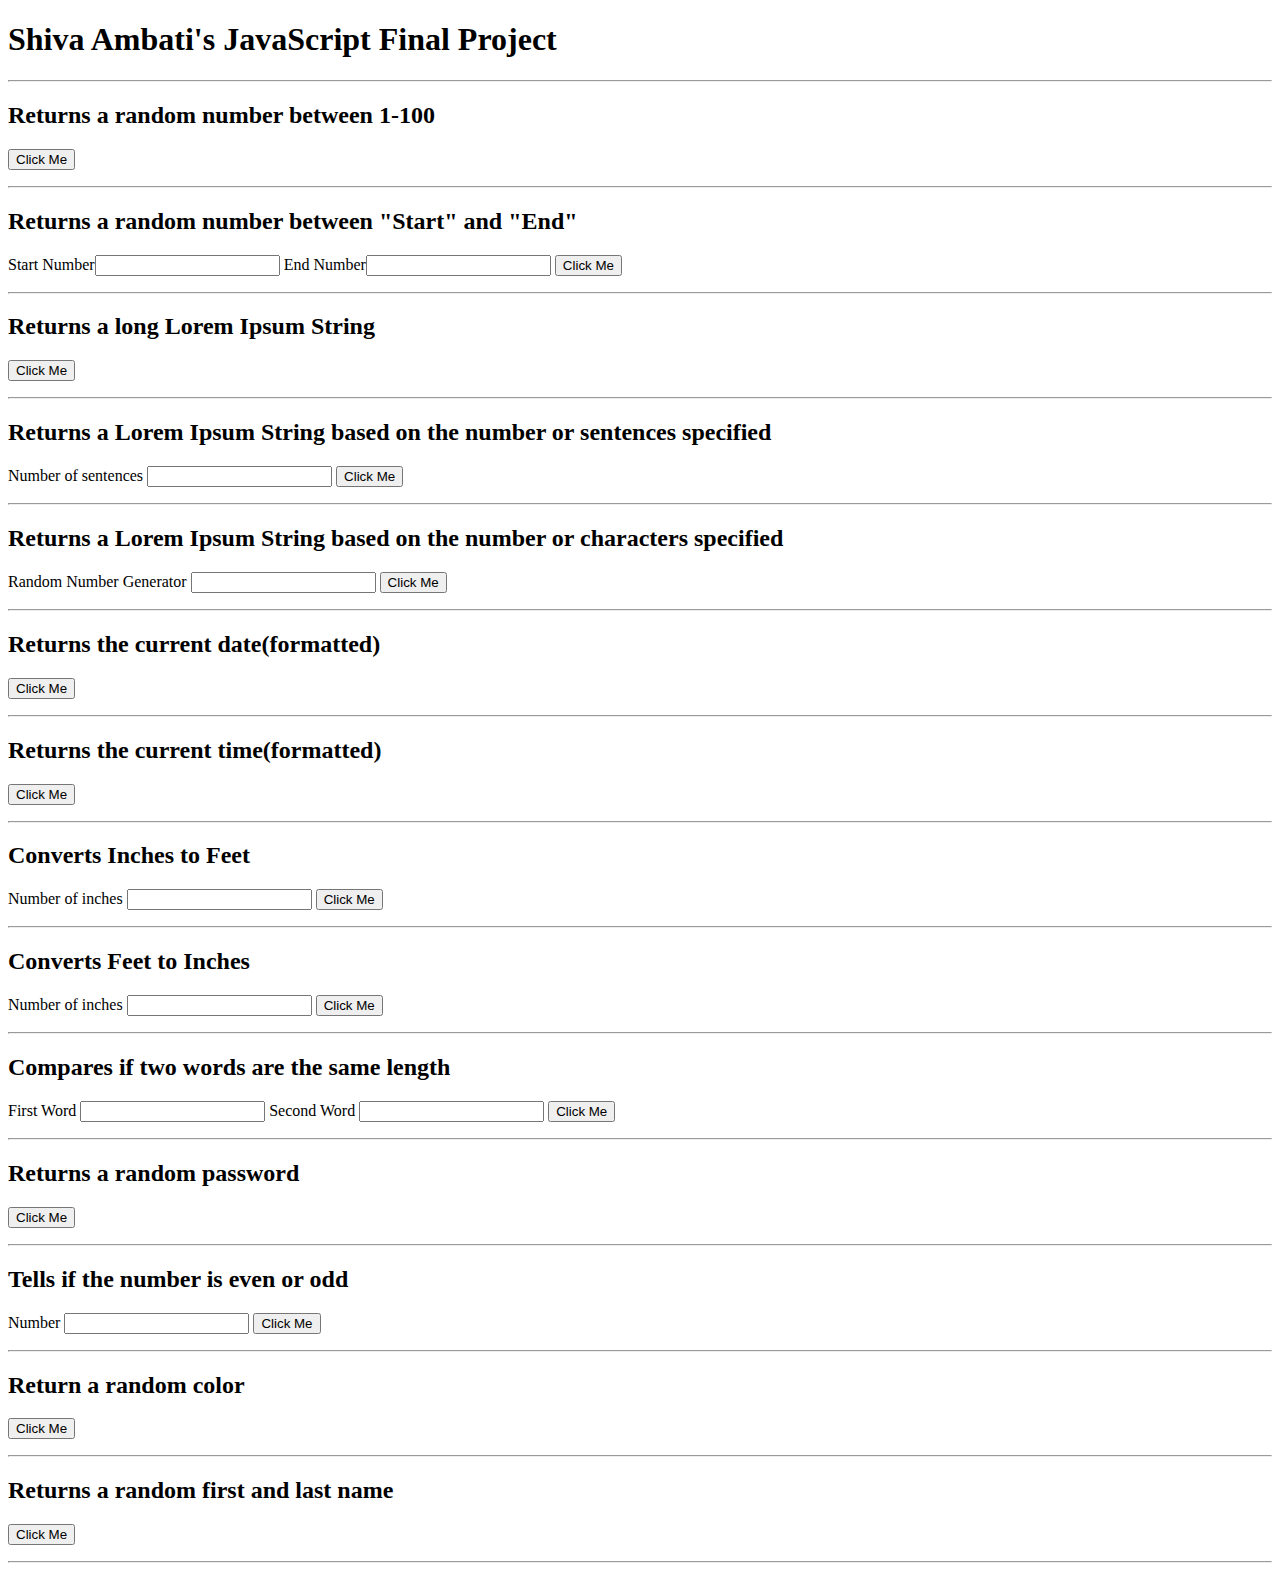
<file: UdemyJSFinalProject/index.html>
<!DOCTYPE html>
<html lang="en">

<head>
    <meta charset="UTF-8">
    <meta name="viewport" content="width=device-width, initial-scale=10">
    <meta http-equiv="X-UA-Compatible" content="ie=edge">
    <title>JavaScript Final Project</title>
</head>

<body>
    <h1>Shiva Ambati's JavaScript Final Project</h1>
    <hr>
    <div>
        <h2>Returns a random number between 1-100</h2>
        <button onclick="functn1()">Click Me</button>
        <p id="p1"></p>
    </div>
    <hr>
    <div>
        <h2>Returns a random number between "Start" and "End"</h2>
        <label for="rand">Start Number</label><input type="text" id="min">
        <label for="rand">End Number</label><input type="text" id="max">
        <button onclick="functn2()">Click Me</button>
        <p id="p2"></p>
    </div>
    <hr>
    <div>
        <h2>Returns a long Lorem Ipsum String</h2>
        <button onclick="functn3()">Click Me</button>
        <p id="p3"></p>
    </div>
    <hr>
    <div>
        <h2>Returns a Lorem Ipsum String based on the number or sentences specified</h2>
        <label for="rand">Number of sentences</label>
        <input type="text" id="num1">
        <button onclick="functn4()">Click Me</button>
        <p id="p4"></p>
    </div>
    <hr>
    <div>
        <h2>Returns a Lorem Ipsum String based on the number or characters specified</h2>
        <label for="rand">Random Number Generator</label>
        <input type="text" id="num2">
        <button onclick="functn5()">Click Me</button>
        <p  id="p5"></p>
    </div>
    <hr>
    <div>
        <h2>Returns the current date(formatted)</h2>
        <button onclick="functn6()">Click Me</button>
        <p id="p6"></p>
    </div>
    <hr>
    <div>
        <h2>Returns the current time(formatted)</h2>
        <button onclick="functn7()">Click Me</button>
        <p id="p7"></p>
    </div>
    <hr>
    <div>
        <h2>Converts Inches to Feet</h2>
        <label for="rand">Number of inches</label>
        <input type="text" id="i2f" >
        <button onclick="InchToFeets()">Click Me</button>
        <p id="p8"></p>
    </div>
    <hr>
    <div>
        <h2>Converts Feet to Inches</h2>
        <label>Number of inches</label>
        <input type="text" id="f2i">
        <button onclick="FeetsToInch()">Click Me</button>
        <p id="p9"></p>
    </div>
    <hr>
    <div>
        <h2>Compares if two words are the same length</h2>
        <label>First Word</label>
        <input type="text" id="comp1">
        <label>Second Word</label>
        <input type="text" id="comp2">
        <button onclick="sameLengthComparison()">Click Me</button>
        <p id="p10"></p>
    </div>
    <hr>
    <div>
        <h2>Returns a random password</h2>
        <button onclick="randomPassword()">Click Me</button>
        <p id="p11"></p>
    </div>
    <hr>
    <div>
        <!-- Challenge. See if you can use the % symbol. Google "javascript modulo". -->
        <h2>Tells if the number is even or odd</h2>
        <label>Number</label>
        <input type="text" id="evenodd">
        <button onclick="evenOdd()">Click Me</button>
        <p id="p12"></p>
    </div>
    <hr>
    <div>
        <h2>Return a random color</h2>
        <button onclick="randomColorGen()">Click Me</button>
        <p id="p13"></p>
    </div>
    <hr>
    <div>
        <h2>Returns a random first and last name</h2>
        <button onclick="randomNames()">Click Me</button>
        <p id="p14"></p>
    </div>
    <hr>
    <script src="code.js"></script>
</body>
</html>
</file>
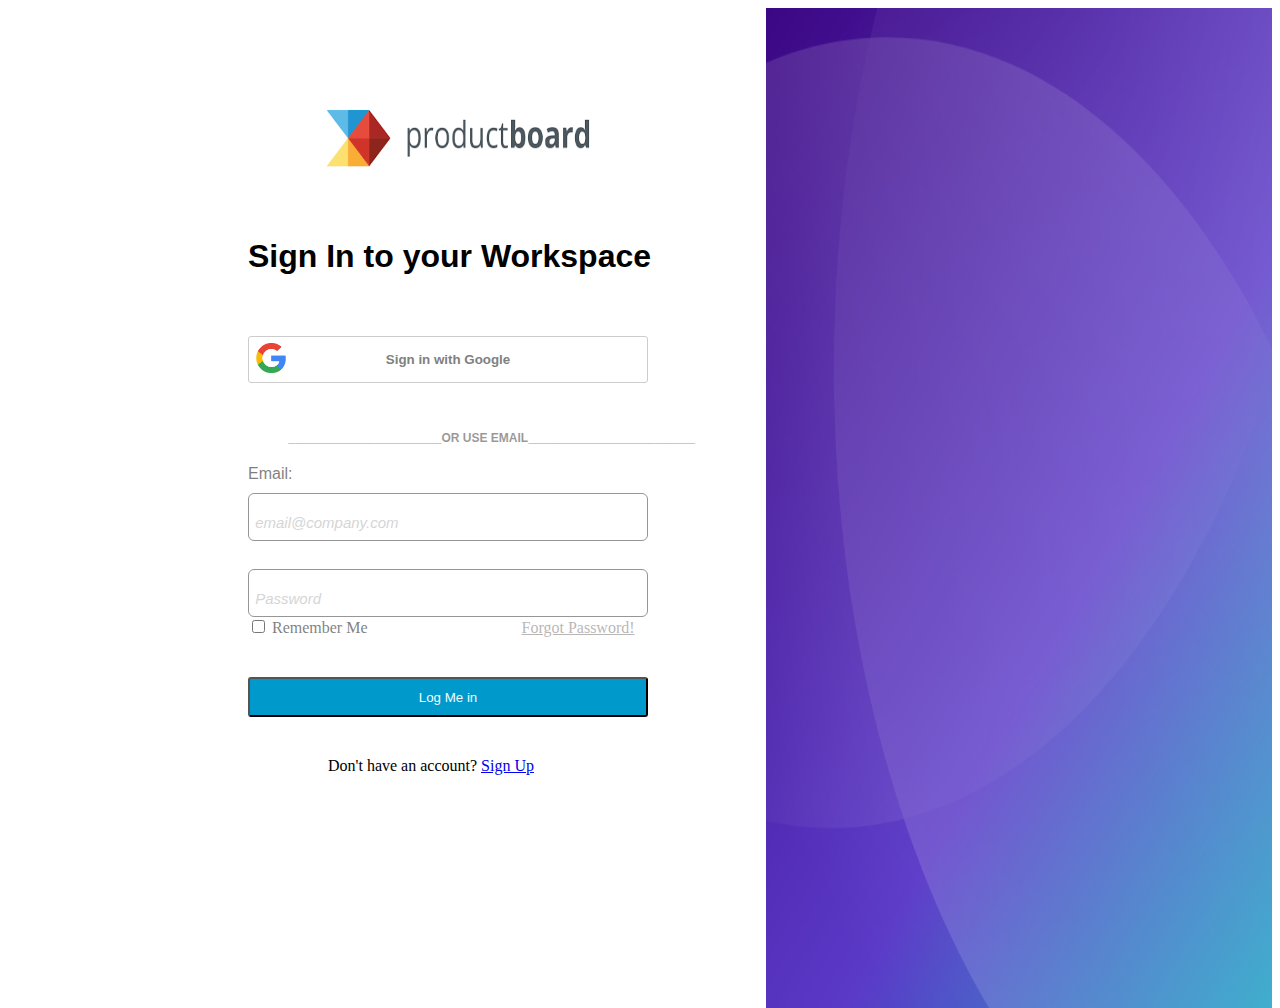
<file: HTML_assignment/Assign1.html>
<!DOCTYPE html>
<html lang="en">
<head>
    <meta charset="UTF-8">
    <meta http-equiv="X-UA-Compatible" content="IE=edge">
    <meta name="viewport" content="width=device-width, initial-scale=1.0">
    <title>Productboard</title>
    <link rel="stylesheet" href="Assign1.css">
    <link rel="icon" type="image/png" href="logo1.png">
    
</head>
<body>

    <div class="div1">
        <img src="logo3.png"/>
        <img id="logo"  src="logo1.png"></img>
        
    
    <h1 id="heading1">Sign In to your Workspace</h1>
    
    <button type="button" style="background-color: white;" id="button1"><strong>Sign in with Google </strong></button>
    <img src="logo2.png" id="Googlelogo" />
    
    </div>
    <br>
    <h5 >_______________________OR USE EMAIL_________________________</h5>
    
    
    <form>
    <div>
        <label class="label1" for="email">Email:</label>
        <br>
        <input class="inputs" type="text" id="email" placeholder=" email@company.com" required>
        </div>
        <br>
        
        <input class="inputs"  id="pswd" type="password"  placeholder=" Password" required>
        </div>
        <br>
        <input type="checkbox" name="Remember me" id="rcheck" value="remember"/>
        <label id="remember">Remember Me </label>
        <a class="link1" href="#">Forgot Password!</a>
        <br>
        <button id="button3" type="submit" >Log Me in </button>
    </div>
    </form>
    <div class="div4">
        <label id="label2" for="link2">Don't have an account?</label>
        <a id="reglink" href="#">Sign Up</a>
    </div>
    </div>
   

    
</body>
</html>
</file>
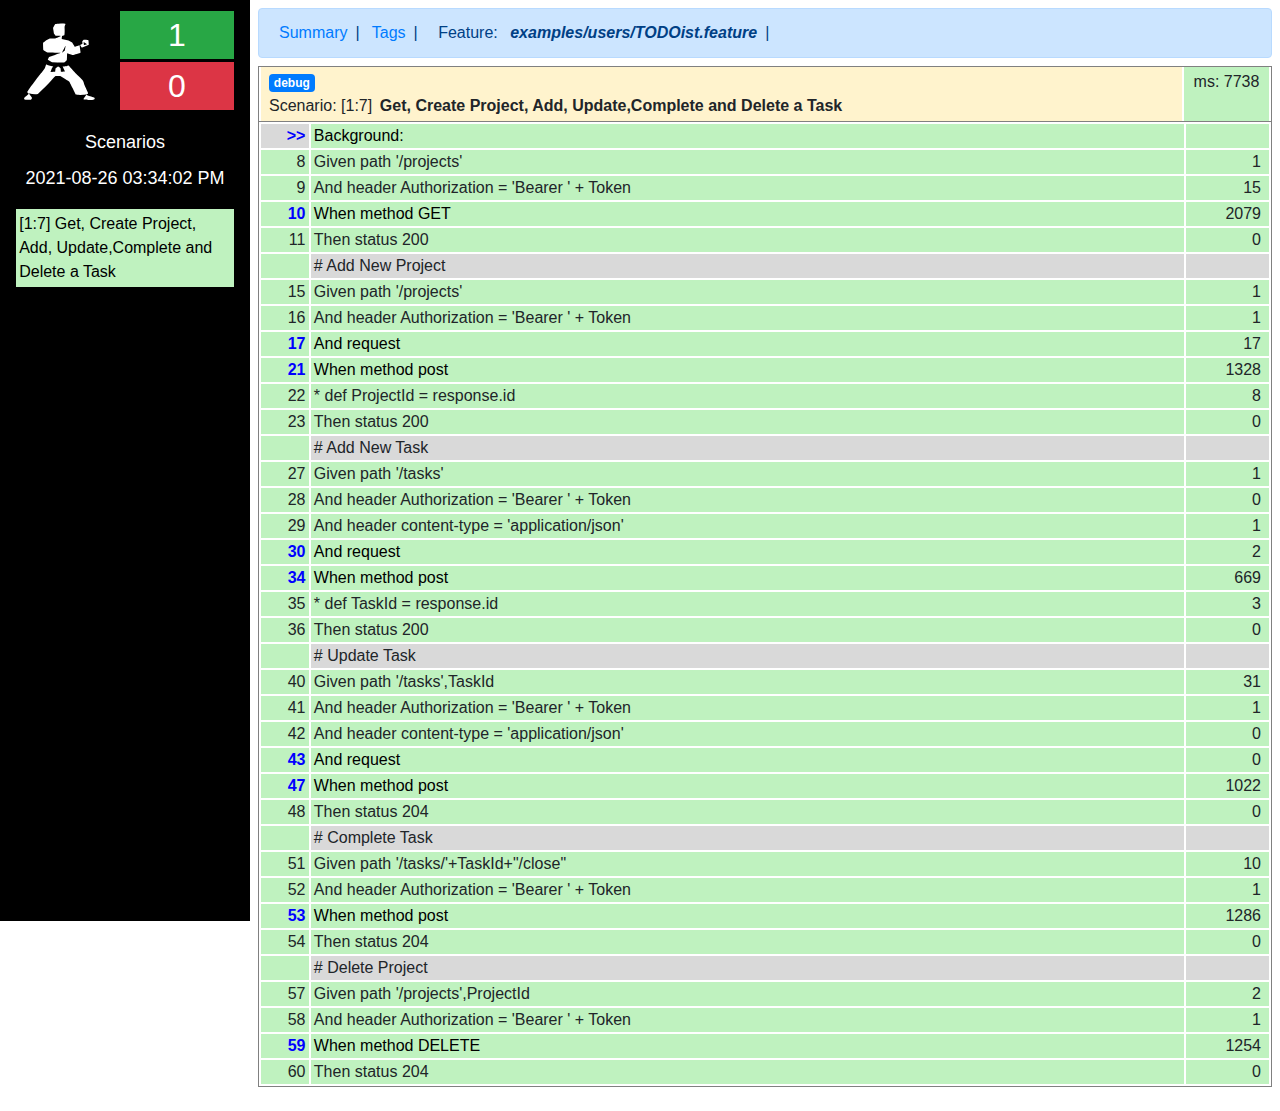
<file: MyKarateProject/target/karate-reports/examples.users.TODOist.html>
<!DOCTYPE html>
<html lang="en">
  <head>
    <meta charset="utf-8"/>
    <meta name="viewport" content="width=device-width, initial-scale=1, shrink-to-fit=no"/>
    <link rel="stylesheet" href="res/bootstrap.min.css" type="text/css"/>
    <link rel="stylesheet" href="res/karate-report.css" type="text/css"/>
    <link rel="shortcut icon" href="favicon.ico"/>
    <script type="text/javascript" src="res/jquery.min.js"></script>
    <script type="text/javascript" src="res/jquery.tablesorter.min.js"></script>
    <script type="text/javascript" src="res/bootstrap.min.js"></script>
    <script type="text/javascript" src="res/karate-report.js"></script>
    <title>examples.users.TODOist</title>  
  </head>
  <body>   
    <div id="root-container">
      <div id="leftnav">
                
        <div>
  <div class="nav-logo">
    <a href="karate-summary.html">
      <img src="karate-logo.svg" alt="Karate"/>
    </a>
    <div class="nav-count">
      <div id="nav-pass" class="bg-success">1</div>
      <div id="nav-fail" class="bg-danger">0</div>
    </div>
  </div>
  <div id="nav-type">
    <div>Scenarios</div>
  </div>         
  <div id="nav-date">
    <div>2021-08-26 03:34:02 PM</div>
  </div>        
</div>

        <div class="nav-container">
          <div class="nav-item passed">
            <a href="#[1:7]"><span>[1:7]</span> <span>Get, Create Project, Add, Update,Complete and Delete a Task</span></a>
          </div>
        </div>
      </div>
      <div id="content">
        <div class="page-heading alert alert-primary">
          <a href="karate-summary.html">Summary</a><span class="feature-label">|</span>
          <a href="karate-tags.html">Tags</a><span class="feature-label">|</span>
          <span class="feature-label">Feature:</span>
          <span class="feature-path">examples/users/TODOist.feature</span><span class="feature-label">|</span>
          <span class="feature-name"></span>
          <span class="feature-description"></span>
        </div>
        <div class="scenario">
          <div class="scenario-heading" id="[1:7]">
            <div class="heading-container">
              <div class="scenario-tags">
                <a class="badge badge-primary" href="karate-tags.html">debug</a>
              </div>
              <div class="scenario-keyword">
                Scenario: <span>[1:7]</span>
                <span class="scenario-name">Get, Create Project, Add, Update,Complete and Delete a Task</span>
                <span></span>
              </div>
            </div>
            <div class="scenario-time passed">
              <span>ms:</span>&nbsp;<span>7738</span>
            </div>
          </div>
          <div class="step-row">
            <div class="step-container" id="[1:7]bg">
              <div class="step-ref bg-step">&gt;&gt;</div>
              <div class="step-cell passed">Background:</div>
            </div>
            <div class="time-cell passed"></div>
          </div>
          <div data-parent="[1:7]bg"><div>
  

  

  <div class="step-row">
    <div class="step-container" id="0.4">
      <div class="step-ref bg-step">4</div>
      
      <div class="step-cell passed">
        <span>*</span>&nbsp;<span>url &#39;https://api.todoist.com/rest/v1&#39;</span>
      </div>
    </div>
    <div class="time-cell passed">3</div>
  </div>

   
  
  

  

  <div class="preformatted" data-parent="0.4">15:33:54.666 karate.env system property was: null 
</div>   

  

</div>
</div>
          <div data-parent="[1:7]bg"><div>
  

  

  <div class="step-row">
    <div class="step-container" id="0.5">
      <div class="step-ref bg-step">5</div>
      
      <div class="step-cell passed">
        <span>*</span>&nbsp;<span>def Token = &#39;119f5e89fd97fffa74750404a5f9ac49376d136a&#39;</span>
      </div>
    </div>
    <div class="time-cell passed">2</div>
  </div>

   
  
  

  

     

  

</div>
</div>
          <div><div>
  

  

  <div class="step-row">
    <div class="step-container" id="0.8">
      <div class="step-ref passed">8</div>
      
      <div class="step-cell passed">
        <span>Given</span>&nbsp;<span>path &#39;/projects&#39;</span>
      </div>
    </div>
    <div class="time-cell passed">1</div>
  </div>

   
  
  

  

     

  

</div>
</div>
          <div><div>
  

  

  <div class="step-row">
    <div class="step-container" id="0.9">
      <div class="step-ref passed">9</div>
      
      <div class="step-cell passed">
        <span>And</span>&nbsp;<span>header Authorization = &#39;Bearer &#39; + Token</span>
      </div>
    </div>
    <div class="time-cell passed">15</div>
  </div>

   
  
  

  

     

  

</div>
</div>
          <div><div>
  

  

  <div class="step-row">
    <div class="step-container" id="0.10">
      <div class="step-ref passed">10</div>
      
      <div class="step-cell passed">
        <span>When</span>&nbsp;<span>method GET</span>
      </div>
    </div>
    <div class="time-cell passed">2079</div>
  </div>

   
  
  

  

  <div class="preformatted" data-parent="0.10">15:33:55.320 request:
1 &gt; GET https://api.todoist.com/rest/v1/projects
1 &gt; Authorization: Bearer 119f5e89fd97fffa74750404a5f9ac49376d136a
1 &gt; Host: api.todoist.com
1 &gt; Connection: Keep-Alive
1 &gt; User-Agent: Apache-HttpClient/4.5.13 (Java/11.0.11)
1 &gt; Accept-Encoding: gzip,deflate


15:33:56.829 response time in milliseconds: 1504
1 &lt; 200
1 &lt; Content-Type: application/json
1 &lt; Content-Length: 656
1 &lt; Connection: keep-alive
1 &lt; Date: Thu, 26 Aug 2021 10:03:57 GMT
1 &lt; X-Cache: Miss from cloudfront
1 &lt; Via: 1.1 a54512dcc1a642557608accecd0a680b.cloudfront.net (CloudFront)
1 &lt; X-Amz-Cf-Pop: HYD50-C1
1 &lt; X-Amz-Cf-Id: d_YqUGnBIudZav08yu6oCyTusogL9cv-bOxCs3lJO-FV5auNfGQbnQ==
[
	{
		&quot;id&quot;: 2272019564,
		&quot;color&quot;: 48,
		&quot;name&quot;: &quot;Inbox&quot;,
		&quot;comment_count&quot;: 0,
		&quot;shared&quot;: false,
		&quot;favorite&quot;: false,
		&quot;sync_id&quot;: 0,
		&quot;inbox_project&quot;: true,
		&quot;url&quot;: &quot;https://todoist.com/showProject?id=2272019564&quot;
	},
	{
		&quot;id&quot;: 2272019565,
		&quot;order&quot;: 1,
		&quot;color&quot;: 48,
		&quot;name&quot;: &quot;Welcome 👋&quot;,
		&quot;comment_count&quot;: 0,
		&quot;shared&quot;: false,
		&quot;favorite&quot;: false,
		&quot;sync_id&quot;: 0,
		&quot;url&quot;: &quot;https://todoist.com/showProject?id=2272019565&quot;
	},
	{
		&quot;id&quot;: 2272019566,
		&quot;order&quot;: 2,
		&quot;color&quot;: 48,
		&quot;name&quot;: &quot;Try Boards&quot;,
		&quot;comment_count&quot;: 0,
		&quot;shared&quot;: false,
		&quot;favorite&quot;: false,
		&quot;sync_id&quot;: 0,
		&quot;url&quot;: &quot;https://todoist.com/showProject?id=2272019566&quot;
	}
]

</div>   

  

</div>
</div>
          <div><div>
  

  

  <div class="step-row">
    <div class="step-container" id="0.11">
      <div class="step-ref passed">11</div>
      
      <div class="step-cell passed">
        <span>Then</span>&nbsp;<span>status 200</span>
      </div>
    </div>
    <div class="time-cell passed">0</div>
  </div>

   
  
  

  

     

  

</div>
</div>
          <div><div>
  

  <div class="step-row">
    <div class="step-container">
      <div class="step-ref passed"></div>
      
      <div class="step-cell comment"># Add New Project</div>
    </div>
    <div class="time-cell comment"></div>            
  </div>

  <div class="step-row">
    <div class="step-container" id="0.15">
      <div class="step-ref passed">15</div>
      
      <div class="step-cell passed">
        <span>Given</span>&nbsp;<span>path &#39;/projects&#39;</span>
      </div>
    </div>
    <div class="time-cell passed">1</div>
  </div>

   
  
  

  

     

  

</div>
</div>
          <div><div>
  

  

  <div class="step-row">
    <div class="step-container" id="0.16">
      <div class="step-ref passed">16</div>
      
      <div class="step-cell passed">
        <span>And</span>&nbsp;<span>header Authorization = &#39;Bearer &#39; + Token</span>
      </div>
    </div>
    <div class="time-cell passed">1</div>
  </div>

   
  
  

  

     

  

</div>
</div>
          <div><div>
  

  

  <div class="step-row">
    <div class="step-container" id="0.17">
      <div class="step-ref passed">17</div>
      
      <div class="step-cell passed">
        <span>And</span>&nbsp;<span>request</span>
      </div>
    </div>
    <div class="time-cell passed">17</div>
  </div>

   
  
  <div class="preformatted" data-parent="0.17">{&quot;name&quot;: &quot;Holiday Trip&quot;}</div>

  

     

  

</div>
</div>
          <div><div>
  

  

  <div class="step-row">
    <div class="step-container" id="0.21">
      <div class="step-ref passed">21</div>
      
      <div class="step-cell passed">
        <span>When</span>&nbsp;<span>method post</span>
      </div>
    </div>
    <div class="time-cell passed">1328</div>
  </div>

   
  
  

  

  <div class="preformatted" data-parent="0.21">15:33:56.899 request:
2 &gt; POST https://api.todoist.com/rest/v1/projects
2 &gt; Authorization: Bearer 119f5e89fd97fffa74750404a5f9ac49376d136a
2 &gt; Content-Type: application/json; charset=UTF-8
2 &gt; Content-Length: 23
2 &gt; Host: api.todoist.com
2 &gt; Connection: Keep-Alive
2 &gt; User-Agent: Apache-HttpClient/4.5.13 (Java/11.0.11)
2 &gt; Accept-Encoding: gzip,deflate
{&quot;name&quot;:&quot;Holiday Trip&quot;}

15:33:58.183 response time in milliseconds: 1283
2 &lt; 200
2 &lt; Content-Type: application/json
2 &lt; Content-Length: 205
2 &lt; Connection: keep-alive
2 &lt; Date: Thu, 26 Aug 2021 10:03:58 GMT
2 &lt; X-Cache: Miss from cloudfront
2 &lt; Via: 1.1 49a089c759f8d066ee898701299c1d36.cloudfront.net (CloudFront)
2 &lt; X-Amz-Cf-Pop: HYD50-C1
2 &lt; X-Amz-Cf-Id: imZBhy3_KGpMDiJQNiVXpAiQMBjQgM_h2XulCJwyXcF19OhAvnLUwA==
{
	&quot;id&quot;: 2272295981,
	&quot;order&quot;: 3,
	&quot;color&quot;: 47,
	&quot;name&quot;: &quot;Holiday Trip&quot;,
	&quot;comment_count&quot;: 0,
	&quot;shared&quot;: false,
	&quot;favorite&quot;: false,
	&quot;sync_id&quot;: 0,
	&quot;url&quot;: &quot;https://todoist.com/showProject?id=2272295981&quot;
}

</div>   

  

</div>
</div>
          <div><div>
  

  

  <div class="step-row">
    <div class="step-container" id="0.22">
      <div class="step-ref passed">22</div>
      
      <div class="step-cell passed">
        <span>*</span>&nbsp;<span>def ProjectId = response.id</span>
      </div>
    </div>
    <div class="time-cell passed">8</div>
  </div>

   
  
  

  

     

  

</div>
</div>
          <div><div>
  

  

  <div class="step-row">
    <div class="step-container" id="0.23">
      <div class="step-ref passed">23</div>
      
      <div class="step-cell passed">
        <span>Then</span>&nbsp;<span>status 200</span>
      </div>
    </div>
    <div class="time-cell passed">0</div>
  </div>

   
  
  

  

     

  

</div>
</div>
          <div><div>
  

  <div class="step-row">
    <div class="step-container">
      <div class="step-ref passed"></div>
      
      <div class="step-cell comment"># Add New Task</div>
    </div>
    <div class="time-cell comment"></div>            
  </div>

  <div class="step-row">
    <div class="step-container" id="0.27">
      <div class="step-ref passed">27</div>
      
      <div class="step-cell passed">
        <span>Given</span>&nbsp;<span>path &#39;/tasks&#39;</span>
      </div>
    </div>
    <div class="time-cell passed">1</div>
  </div>

   
  
  

  

     

  

</div>
</div>
          <div><div>
  

  

  <div class="step-row">
    <div class="step-container" id="0.28">
      <div class="step-ref passed">28</div>
      
      <div class="step-cell passed">
        <span>And</span>&nbsp;<span>header Authorization = &#39;Bearer &#39; + Token</span>
      </div>
    </div>
    <div class="time-cell passed">0</div>
  </div>

   
  
  

  

     

  

</div>
</div>
          <div><div>
  

  

  <div class="step-row">
    <div class="step-container" id="0.29">
      <div class="step-ref passed">29</div>
      
      <div class="step-cell passed">
        <span>And</span>&nbsp;<span>header content-type = &#39;application/json&#39;</span>
      </div>
    </div>
    <div class="time-cell passed">1</div>
  </div>

   
  
  

  

     

  

</div>
</div>
          <div><div>
  

  

  <div class="step-row">
    <div class="step-container" id="0.30">
      <div class="step-ref passed">30</div>
      
      <div class="step-cell passed">
        <span>And</span>&nbsp;<span>request</span>
      </div>
    </div>
    <div class="time-cell passed">2</div>
  </div>

   
  
  <div class="preformatted" data-parent="0.30">{ content:&quot;Visit Park&quot;, project_id :&#39;#(ProjectId)&#39;}</div>

  

     

  

</div>
</div>
          <div><div>
  

  

  <div class="step-row">
    <div class="step-container" id="0.34">
      <div class="step-ref passed">34</div>
      
      <div class="step-cell passed">
        <span>When</span>&nbsp;<span>method post</span>
      </div>
    </div>
    <div class="time-cell passed">669</div>
  </div>

   
  
  

  

  <div class="preformatted" data-parent="0.34">15:33:58.201 request:
3 &gt; POST https://api.todoist.com/rest/v1/tasks
3 &gt; Authorization: Bearer 119f5e89fd97fffa74750404a5f9ac49376d136a
3 &gt; content-type: application/json; charset=UTF-8
3 &gt; Content-Length: 48
3 &gt; Host: api.todoist.com
3 &gt; Connection: Keep-Alive
3 &gt; User-Agent: Apache-HttpClient/4.5.13 (Java/11.0.11)
3 &gt; Accept-Encoding: gzip,deflate
{&quot;content&quot;:&quot;Visit Park&quot;,&quot;project_id&quot;:2272295981}

15:33:58.865 response time in milliseconds: 663
3 &lt; 200
3 &lt; Content-Type: application/json
3 &lt; Content-Length: 330
3 &lt; Connection: keep-alive
3 &lt; Date: Thu, 26 Aug 2021 10:03:59 GMT
3 &lt; X-Cache: Miss from cloudfront
3 &lt; Via: 1.1 7dda57f7e6978046952c757eba986c68.cloudfront.net (CloudFront)
3 &lt; X-Amz-Cf-Pop: HYD50-C1
3 &lt; X-Amz-Cf-Id: 0bV8MhG8Uamowe4_pYrEoU6_Fe6vuyv6uv-t5BJL-8TTIAOs10UPVw==
{
	&quot;id&quot;: 5100891755,
	&quot;assigner&quot;: 0,
	&quot;project_id&quot;: 2272295981,
	&quot;section_id&quot;: 0,
	&quot;order&quot;: 1,
	&quot;content&quot;: &quot;Visit Park&quot;,
	&quot;description&quot;: &quot;&quot;,
	&quot;completed&quot;: false,
	&quot;label_ids&quot;: [],
	&quot;priority&quot;: 1,
	&quot;comment_count&quot;: 0,
	&quot;creator&quot;: 35209713,
	&quot;created&quot;: &quot;2021-08-26T10:03:59Z&quot;,
	&quot;url&quot;: &quot;https://todoist.com/showTask?id=5100891755&quot;
}

</div>   

  

</div>
</div>
          <div><div>
  

  

  <div class="step-row">
    <div class="step-container" id="0.35">
      <div class="step-ref passed">35</div>
      
      <div class="step-cell passed">
        <span>*</span>&nbsp;<span>def TaskId = response.id</span>
      </div>
    </div>
    <div class="time-cell passed">3</div>
  </div>

   
  
  

  

     

  

</div>
</div>
          <div><div>
  

  

  <div class="step-row">
    <div class="step-container" id="0.36">
      <div class="step-ref passed">36</div>
      
      <div class="step-cell passed">
        <span>Then</span>&nbsp;<span>status 200</span>
      </div>
    </div>
    <div class="time-cell passed">0</div>
  </div>

   
  
  

  

     

  

</div>
</div>
          <div><div>
  

  <div class="step-row">
    <div class="step-container">
      <div class="step-ref passed"></div>
      
      <div class="step-cell comment"># Update Task</div>
    </div>
    <div class="time-cell comment"></div>            
  </div>

  <div class="step-row">
    <div class="step-container" id="0.40">
      <div class="step-ref passed">40</div>
      
      <div class="step-cell passed">
        <span>Given</span>&nbsp;<span>path &#39;/tasks&#39;,TaskId</span>
      </div>
    </div>
    <div class="time-cell passed">31</div>
  </div>

   
  
  

  

     

  

</div>
</div>
          <div><div>
  

  

  <div class="step-row">
    <div class="step-container" id="0.41">
      <div class="step-ref passed">41</div>
      
      <div class="step-cell passed">
        <span>And</span>&nbsp;<span>header Authorization = &#39;Bearer &#39; + Token</span>
      </div>
    </div>
    <div class="time-cell passed">1</div>
  </div>

   
  
  

  

     

  

</div>
</div>
          <div><div>
  

  

  <div class="step-row">
    <div class="step-container" id="0.42">
      <div class="step-ref passed">42</div>
      
      <div class="step-cell passed">
        <span>And</span>&nbsp;<span>header content-type = &#39;application/json&#39;</span>
      </div>
    </div>
    <div class="time-cell passed">0</div>
  </div>

   
  
  

  

     

  

</div>
</div>
          <div><div>
  

  

  <div class="step-row">
    <div class="step-container" id="0.43">
      <div class="step-ref passed">43</div>
      
      <div class="step-cell passed">
        <span>And</span>&nbsp;<span>request</span>
      </div>
    </div>
    <div class="time-cell passed">0</div>
  </div>

   
  
  <div class="preformatted" data-parent="0.43">{&quot;due_string&quot;: &quot;tomorrow&quot;}</div>

  

     

  

</div>
</div>
          <div><div>
  

  

  <div class="step-row">
    <div class="step-container" id="0.47">
      <div class="step-ref passed">47</div>
      
      <div class="step-cell passed">
        <span>When</span>&nbsp;<span>method post</span>
      </div>
    </div>
    <div class="time-cell passed">1022</div>
  </div>

   
  
  

  

  <div class="preformatted" data-parent="0.47">15:33:58.907 request:
4 &gt; POST https://api.todoist.com/rest/v1/tasks/5100891755
4 &gt; Authorization: Bearer 119f5e89fd97fffa74750404a5f9ac49376d136a
4 &gt; content-type: application/json; charset=UTF-8
4 &gt; Content-Length: 25
4 &gt; Host: api.todoist.com
4 &gt; Connection: Keep-Alive
4 &gt; User-Agent: Apache-HttpClient/4.5.13 (Java/11.0.11)
4 &gt; Accept-Encoding: gzip,deflate
{&quot;due_string&quot;:&quot;tomorrow&quot;}

15:33:59.924 response time in milliseconds: 1016
4 &lt; 204
4 &lt; Connection: keep-alive
4 &lt; Date: Thu, 26 Aug 2021 10:04:00 GMT
4 &lt; X-Cache: Miss from cloudfront
4 &lt; Via: 1.1 f1d4e39bef236cf869562ee55cde3be5.cloudfront.net (CloudFront)
4 &lt; X-Amz-Cf-Pop: HYD50-C1
4 &lt; X-Amz-Cf-Id: lqt-Sk7T8e85lUd9Wh70yd82vaX9I1sAFGftNc6nwdsralRad9QqFg==

</div>   

  

</div>
</div>
          <div><div>
  

  

  <div class="step-row">
    <div class="step-container" id="0.48">
      <div class="step-ref passed">48</div>
      
      <div class="step-cell passed">
        <span>Then</span>&nbsp;<span>status 204</span>
      </div>
    </div>
    <div class="time-cell passed">0</div>
  </div>

   
  
  

  

     

  

</div>
</div>
          <div><div>
  

  <div class="step-row">
    <div class="step-container">
      <div class="step-ref passed"></div>
      
      <div class="step-cell comment"># Complete Task</div>
    </div>
    <div class="time-cell comment"></div>            
  </div>

  <div class="step-row">
    <div class="step-container" id="0.51">
      <div class="step-ref passed">51</div>
      
      <div class="step-cell passed">
        <span>Given</span>&nbsp;<span>path &#39;/tasks/&#39;+TaskId+&quot;/close&quot;</span>
      </div>
    </div>
    <div class="time-cell passed">10</div>
  </div>

   
  
  

  

     

  

</div>
</div>
          <div><div>
  

  

  <div class="step-row">
    <div class="step-container" id="0.52">
      <div class="step-ref passed">52</div>
      
      <div class="step-cell passed">
        <span>And</span>&nbsp;<span>header Authorization = &#39;Bearer &#39; + Token</span>
      </div>
    </div>
    <div class="time-cell passed">1</div>
  </div>

   
  
  

  

     

  

</div>
</div>
          <div><div>
  

  

  <div class="step-row">
    <div class="step-container" id="0.53">
      <div class="step-ref passed">53</div>
      
      <div class="step-cell passed">
        <span>When</span>&nbsp;<span>method post</span>
      </div>
    </div>
    <div class="time-cell passed">1286</div>
  </div>

   
  
  

  

  <div class="preformatted" data-parent="0.53">15:33:59.950 request:
5 &gt; POST https://api.todoist.com/rest/v1/tasks/5100891755/close
5 &gt; Authorization: Bearer 119f5e89fd97fffa74750404a5f9ac49376d136a
5 &gt; Host: api.todoist.com
5 &gt; Connection: Keep-Alive
5 &gt; User-Agent: Apache-HttpClient/4.5.13 (Java/11.0.11)
5 &gt; Accept-Encoding: gzip,deflate


15:34:01.224 response time in milliseconds: 1273
5 &lt; 204
5 &lt; Connection: keep-alive
5 &lt; Date: Thu, 26 Aug 2021 10:04:01 GMT
5 &lt; X-Cache: Miss from cloudfront
5 &lt; Via: 1.1 932ff11be8ea9893fe1627fa0b1f3231.cloudfront.net (CloudFront)
5 &lt; X-Amz-Cf-Pop: HYD50-C1
5 &lt; X-Amz-Cf-Id: rUBsFqkDkpxjspWW2dLGt5OqoHQdcJWDUX7Sm1p5F6WVdaWazxXMFA==

</div>   

  

</div>
</div>
          <div><div>
  

  

  <div class="step-row">
    <div class="step-container" id="0.54">
      <div class="step-ref passed">54</div>
      
      <div class="step-cell passed">
        <span>Then</span>&nbsp;<span>status 204</span>
      </div>
    </div>
    <div class="time-cell passed">0</div>
  </div>

   
  
  

  

     

  

</div>
</div>
          <div><div>
  

  <div class="step-row">
    <div class="step-container">
      <div class="step-ref passed"></div>
      
      <div class="step-cell comment"># Delete Project</div>
    </div>
    <div class="time-cell comment"></div>            
  </div>

  <div class="step-row">
    <div class="step-container" id="0.57">
      <div class="step-ref passed">57</div>
      
      <div class="step-cell passed">
        <span>Given</span>&nbsp;<span>path &#39;/projects&#39;,ProjectId</span>
      </div>
    </div>
    <div class="time-cell passed">2</div>
  </div>

   
  
  

  

     

  

</div>
</div>
          <div><div>
  

  

  <div class="step-row">
    <div class="step-container" id="0.58">
      <div class="step-ref passed">58</div>
      
      <div class="step-cell passed">
        <span>And</span>&nbsp;<span>header Authorization = &#39;Bearer &#39; + Token</span>
      </div>
    </div>
    <div class="time-cell passed">1</div>
  </div>

   
  
  

  

     

  

</div>
</div>
          <div><div>
  

  

  <div class="step-row">
    <div class="step-container" id="0.59">
      <div class="step-ref passed">59</div>
      
      <div class="step-cell passed">
        <span>When</span>&nbsp;<span>method DELETE</span>
      </div>
    </div>
    <div class="time-cell passed">1254</div>
  </div>

   
  
  

  

  <div class="preformatted" data-parent="0.59">15:34:01.229 request:
6 &gt; DELETE https://api.todoist.com/rest/v1/projects/2272295981
6 &gt; Authorization: Bearer 119f5e89fd97fffa74750404a5f9ac49376d136a
6 &gt; Host: api.todoist.com
6 &gt; Connection: Keep-Alive
6 &gt; User-Agent: Apache-HttpClient/4.5.13 (Java/11.0.11)
6 &gt; Accept-Encoding: gzip,deflate


15:34:02.481 response time in milliseconds: 1252
6 &lt; 204
6 &lt; Connection: keep-alive
6 &lt; Date: Thu, 26 Aug 2021 10:04:02 GMT
6 &lt; X-Cache: Miss from cloudfront
6 &lt; Via: 1.1 a372de72f4dacf1cfd47b1e46bf11666.cloudfront.net (CloudFront)
6 &lt; X-Amz-Cf-Pop: HYD50-C1
6 &lt; X-Amz-Cf-Id: SdcW6YHJO8UCZ5AICDOVl4iuTOLza1V1Ay9LTR_SvwISoYEhUk5WQQ==

</div>   

  

</div>
</div>
          <div><div>
  

  

  <div class="step-row">
    <div class="step-container" id="0.60">
      <div class="step-ref passed">60</div>
      
      <div class="step-cell passed">
        <span>Then</span>&nbsp;<span>status 204</span>
      </div>
    </div>
    <div class="time-cell passed">0</div>
  </div>

   
  
  

  

     

  

</div>
</div>
        </div>
      </div>
    </div>
  </body>
</html>
</file>
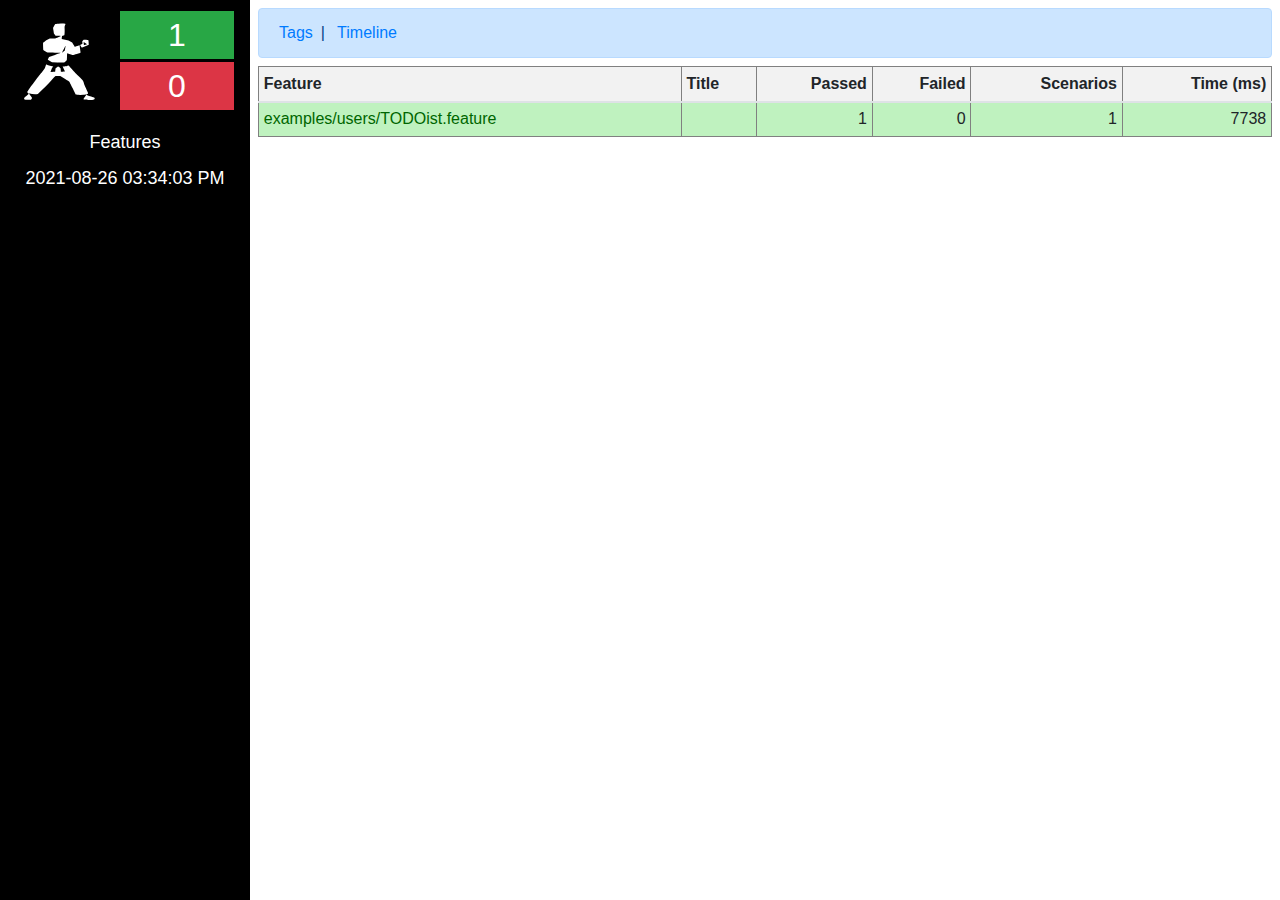
<file: MyKarateProject/target/karate-reports/karate-summary.html>
<!DOCTYPE html>
<html lang="en">
  <head>
    <meta charset="utf-8"/>
    <meta name="viewport" content="width=device-width, initial-scale=1, shrink-to-fit=no"/>
    <link rel="stylesheet" href="res/bootstrap.min.css" type="text/css"/>
    <link rel="stylesheet" href="res/karate-report.css" type="text/css"/>
    <link rel="shortcut icon" href="favicon.ico"/>
    <script type="text/javascript" src="res/jquery.min.js"></script>
    <script type="text/javascript" src="res/jquery.tablesorter.min.js"></script>
    <script type="text/javascript" src="res/bootstrap.min.js"></script>
    <script type="text/javascript" src="res/karate-report.js"></script>
    <title>Karate Summary Report</title>  
  </head>
  <body>   
    <div id="root-container">
      <div id="leftnav">
                
        <div>
  <div class="nav-logo">
    <a href="karate-summary.html">
      <img src="karate-logo.svg" alt="Karate"/>
    </a>
    <div class="nav-count">
      <div id="nav-pass" class="bg-success">1</div>
      <div id="nav-fail" class="bg-danger">0</div>
    </div>
  </div>
  <div id="nav-type">
    <div>Features</div>
  </div>         
  <div id="nav-date">
    <div>2021-08-26 03:34:03 PM</div>
  </div>        
</div>

      </div>
      <div id="content">
        <div class="page-heading alert alert-primary">
          <a href="karate-tags.html">Tags</a><span class="feature-label">|</span>
          <a href="karate-timeline.html">Timeline</a>
        </div>       
        <table class="features-table table table-sm">
          <thead>
            <tr>
              <th>Feature</th>
              <th>Title</th>
              <th class="num">Passed</th>
              <th class="num">Failed</th>
              <th class="num">Scenarios</th>
              <th class="num">Time (ms)</th>
            </tr>
          </thead>
          <tbody>
            <tr class="passed">              
              <td>
                <a href="examples.users.TODOist.html">examples/users/TODOist.feature</a>
              </td>
              <td></td>
              <td class="num">1</td>
              <td class="num">0</td>
              <td class="num">1</td>
              <td class="num">7738</td>            
            </tr>            
          </tbody>
        </table>
      </div>
    </div>
  </body>
</html>
</file>
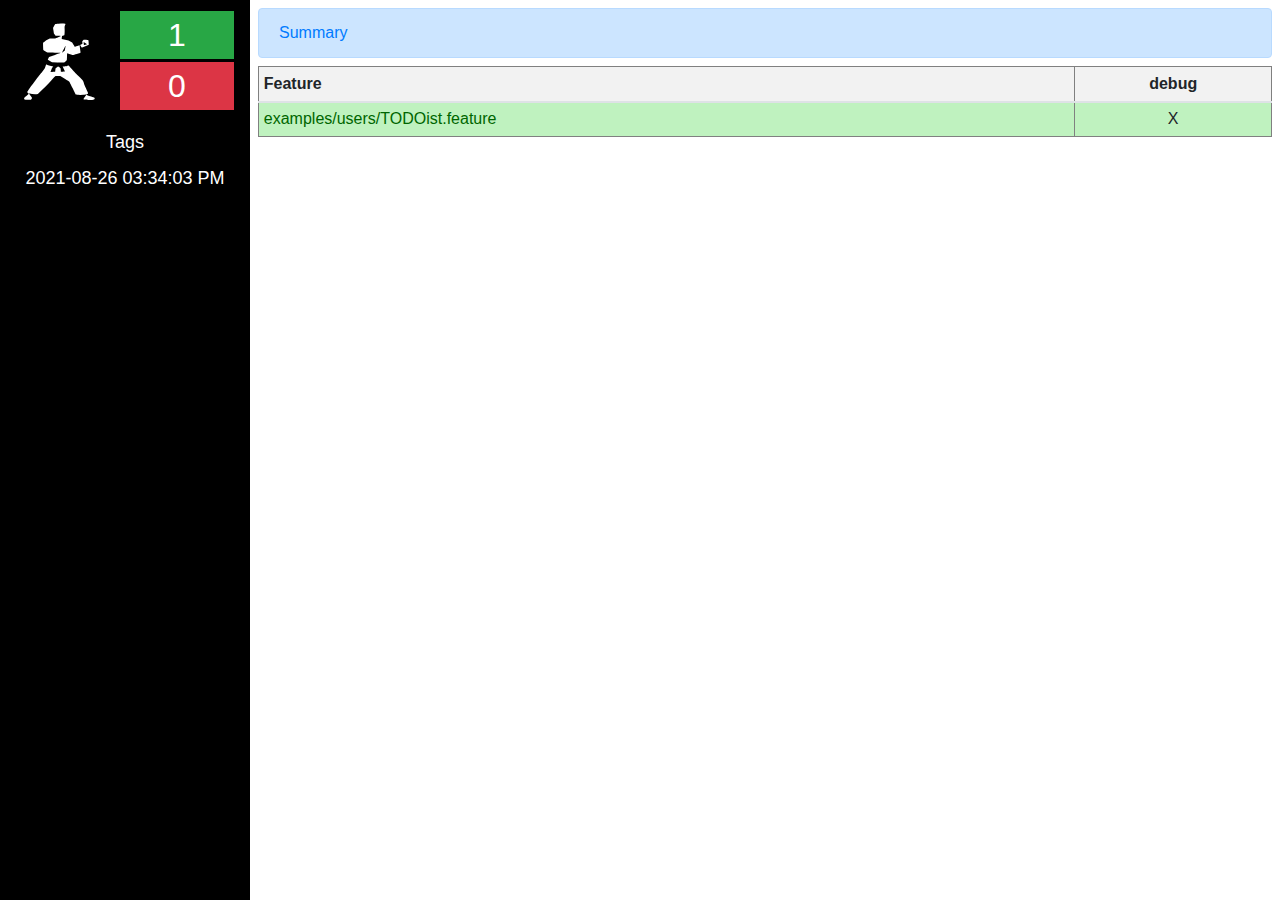
<file: MyKarateProject/target/karate-reports/karate-tags.html>
<!DOCTYPE html>
<html lang="en">
  <head>
    <meta charset="utf-8"/>
    <meta name="viewport" content="width=device-width, initial-scale=1, shrink-to-fit=no"/>
    <link rel="stylesheet" href="res/bootstrap.min.css" type="text/css"/>
    <link rel="stylesheet" href="res/karate-report.css" type="text/css"/>
    <link rel="shortcut icon" href="favicon.ico"/>
    <script type="text/javascript" src="res/jquery.min.js"></script>
    <script type="text/javascript" src="res/jquery.tablesorter.min.js"></script>
    <script type="text/javascript" src="res/bootstrap.min.js"></script>
    <script type="text/javascript" src="res/karate-report.js"></script>
    <title>Karate Tags Report</title>  
  </head>
  <body>   
    <div id="root-container">
      <div id="leftnav">
                
        <div>
  <div class="nav-logo">
    <a href="karate-summary.html">
      <img src="karate-logo.svg" alt="Karate"/>
    </a>
    <div class="nav-count">
      <div id="nav-pass" class="bg-success">1</div>
      <div id="nav-fail" class="bg-danger">0</div>
    </div>
  </div>
  <div id="nav-type">
    <div>Tags</div>
  </div>         
  <div id="nav-date">
    <div>2021-08-26 03:34:03 PM</div>
  </div>        
</div>

      </div>
      <div id="content">
        <div class="page-heading alert alert-primary">
          <a href="karate-summary.html">Summary</a>
        </div>       
        <table class="tags-table table table-sm ">
          <thead>
            <tr>
              <th class="feature-cell">Feature</th>
              <th classapend="passed">debug</th>
            </tr>
          </thead>
          <tbody>
            <tr class="passed">
              <td class="feature-cell">
                <a href="examples.users.TODOist.html">examples/users/TODOist.feature</a>
              </td>
              <td classapend="passed">X</td>
            </tr>            
          </tbody>
        </table>
      </div>
    </div>
  </body>
</html>
</file>
<file: HTML_assignment/Assign1.css>
#logo{
    width: 300px;
    height: 100px;
    margin-top: 80px;
    margin-left: 300px;
    float: left;
}

img{
    float: right;
    width: 40%;
    height: 1000px;
}


#heading1{
    
    margin-top: 50px;
    margin-left: 240px;
    margin-right: 100px;
    color: black;
    font-style:bold;
    font-family: Arial, Helvetica, sans-serif;
    float: left;
}

#button1{
    border:1px solid #ccc;
    margin-bottom: 10px;
    border-radius: 3px;
    margin-left: 240px;
    margin-top: 40px;
    text-align: center;
    height: 3.5em;
    width: 30em;
    color: gray;
    cursor: pointer;

}


#heading0{
    margin-top: 180px;
    margin-left: 320px;
    color: rgba(1, 0, 2, 0.938);
    position: absolute;
    font-style:normal;
    font-family: Arial, Helvetica, sans-serif;
    font-weight: 100;
}

#Googlelogo{
    height: 30px;
    width:30px;
    position:absolute;
    left:1px;
    font-size: 4em;
    margin-top: 47px;
    margin-left: 255px;
    margin-bottom: 20px;
    cursor: pointer;
    
}
h5{
    font-size:12px;
    margin-left:280px;
    opacity:0.4;
    font-family:'Franklin Gothic Medium', 'Arial Narrow', Arial, sans-serif;
}

form{
    margin-left: 240px;
    margin-top: 20px;
}

::placeholder{
    font-style: italic;
    right: 20px;
    font-size: 15px;
    opacity: 0.6;
}

.label1{
     font-family: Arial, Helvetica, sans-serif;
   
    margin-top: 0;
    opacity:0.5;
}

.inputs{
    border: 1px solid rgb(49, 47, 47);
    border-radius: 6px;
    box-sizing: border-box;
    text-align: left;
    margin-top: 10px;
    width: 12.5em;
    height: 1.5em;
    font-size: 2em;
    opacity: 0.5;
}

input:-webkit-autofill::first-line {
  font-size: 2em;
}



#remember{
    opacity: 0.5;

}
.link1{
    margin-left: 150px;
    opacity:0.35;
    color: rgb(58, 47, 47);
}
#button3{
    border-radius: 3px;
    width: 30em ;
    height:3em;
    margin-top: 40px;
    background-color: rgb(0, 153, 204);
    color: azure;
    cursor: pointer;
}

.div4{
    margin-top: 40px;
    margin-left: 320px;
    }

#label4{
    opacity: 0.6;
    margin-top: 40px;
    margin-left: 150px;
        
    }
</file>
<file: MyKarateProject/target/karate-reports/res/karate-report.css>
#root-container { display: flex; align-items: stretch; }
#leftnav { min-width: 250px; max-width: 250px; min-height: 100vh; background: #000; color: #fff; position: fixed; }

.nav-logo { display: flex; }
.nav-logo img { width: 120px; padding: 1em; }
.nav-count { margin-top: 0.5em; margin-right: 1em; width: 100%; }
#nav-pass, #nav-fail { font-size: xx-large; text-align: center; width: 100%; display: block; margin-top: 0.1em; }
#nav-type, #nav-date { margin: 0.5em 1em; font-size: large; text-align: center; }

.nav-container { display: flex; flex-direction: column; overflow-y: scroll; height: 80vh; }
.nav-item { margin: 0.5em 1em; padding: 0.2em; }
.nav-item a { color: #000; display: block; }

#content { padding: 0.5em; margin-left: 250px; width: 100%; }

.features-table, .tags-table { border: 1px solid gray; }
.tags-table th, .tags-table td { text-align: center; }
.tags-table .feature-cell { text-align: left; }
.features-table .passed a, .tags-table .passed a { color: #006600; }
.features-table .failed a, .tags-table .failed a { color: #990000; }
.features-table th, .tags-table th { border: 1px solid gray; background-color: #f2f2f2; }
.features-table td, .tags-table td { border: 1px solid gray; }
.num { text-align: right; }

.page-heading  { margin-bottom: 0.5em; }
.feature-label { padding: 0 0.5em; }
.feature-path { font-weight: bold; font-style: italic; }
.feature-name { font-weight: bold; }
.feature-description { font-style: italic; padding-left: 1em; }

.scenario { border: 1px solid gray; margin-bottom: 1em;  }
.scenario-heading { border-bottom: 1px solid gray; margin-bottom: 2px; display: flex; }
.heading-container { padding: 0.2em 0.5em; background-color: #fff3cd; width: 100%; margin: 0 0 0 2px; }
.scenario-tags .badge { margin-right: 0.5em; }
.scenario-name { font-weight: bold; padding-left: 0.2em; }
.scenario-time { width: 90px; padding: 0.2em 0.6em; text-align: right; margin: 0 2px 0 2px }

.step-row { display: flex; margin: 0 2px 2px 2px; }
.step-container { width: 100%; display: flex; }
.step-row a { width: 100%; }
a .step-container { width: 100%; color: #000; }
.callarg-container { display: flex; }
.step-indent { display: inline-block; width: 15px; background-color: #d9d9d9; margin-left: 2px; }
.step-ref { width: 50px; text-align: right; padding: 0 0.2em 0 0.2em; }
.bg-step { background-color: #d9d9d9; }
.comment { background-color: #d9d9d9; }
a .step-ref { font-weight: bold; color: blue; }
.step-cell { display: flex; width: 100%; padding: 0 0.2em 0 0.2em; margin-left: 2px; } 
.time-cell { width: 90px; margin-left: 2px; padding-right: 0.5em; text-align: right; } 

.scenario table { margin: 0.5em; }
.scenario table td { border: 1px solid gray; padding: 0.1em 0.2em; } 
.preformatted { white-space: pre-wrap; font-family: monospace; padding: 0 0.3em 0.2em 0.3em; overflow: auto; font-size: 13px; } 
.embed img { width: 100%; }

.passed { background-color: #bff2bf; } 
.failed { background-color: #ffcccc; } 
.skipped { background-color: #ffdd99; }
</file>
